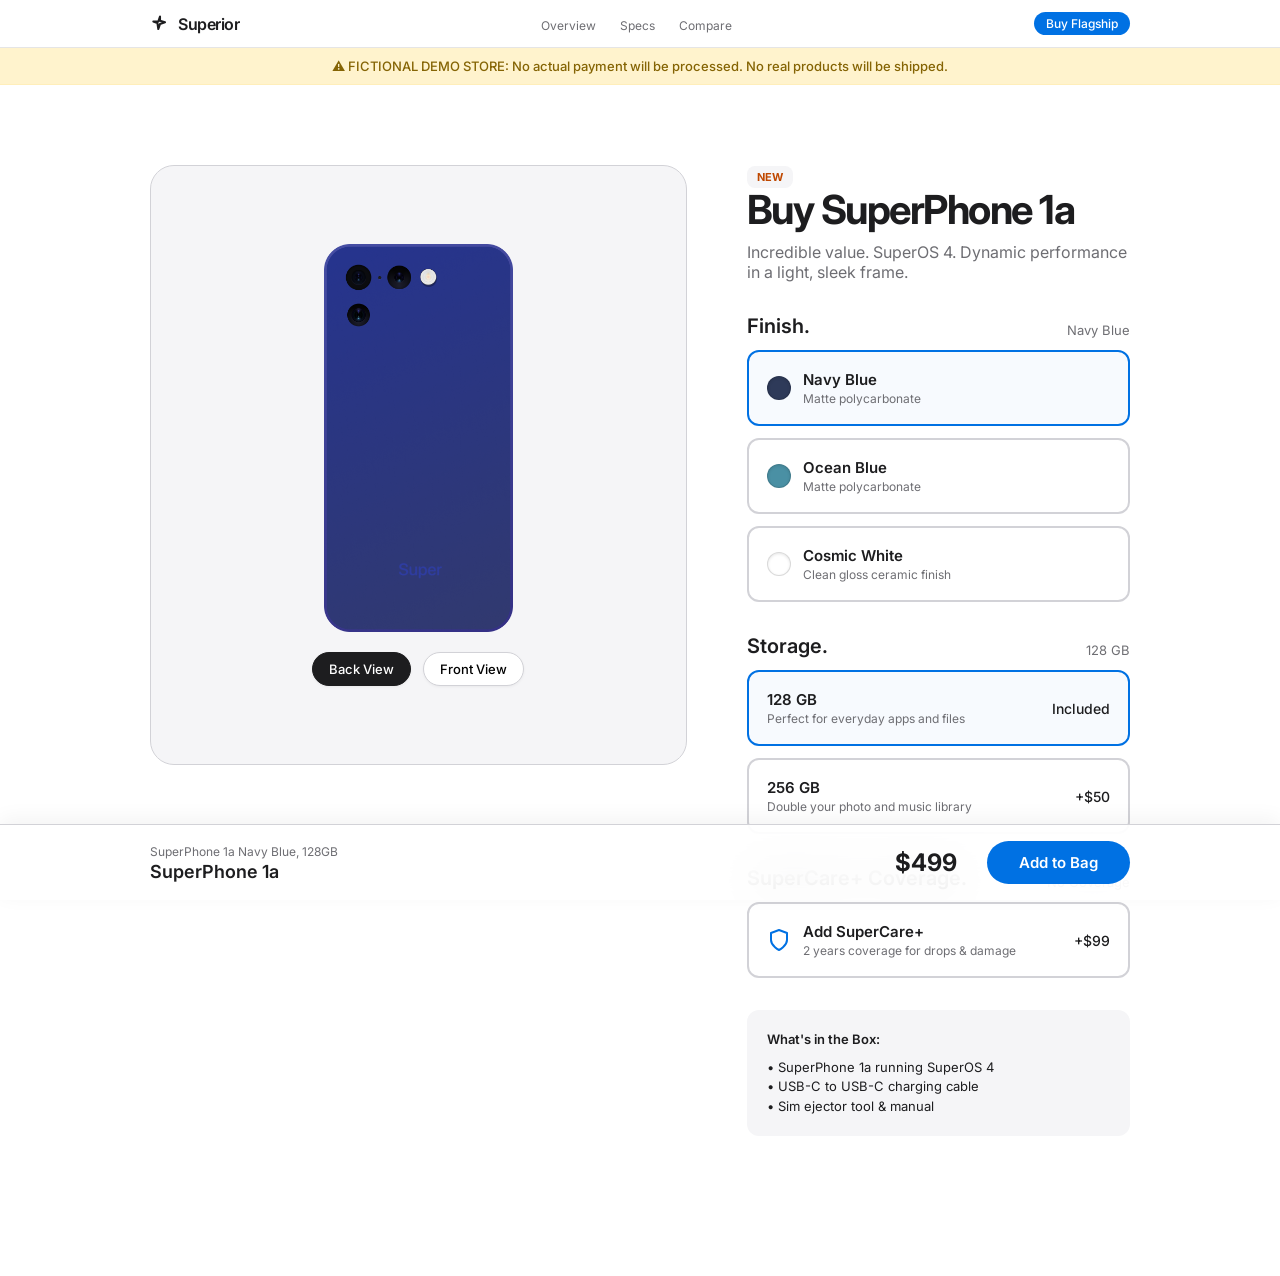
<file: buy-budget.html>
<!DOCTYPE html>
<html lang="en">
<head>
    <meta charset="UTF-8">
    <meta name="viewport" content="width=device-width, initial-scale=1.0">
    <title>Buy SuperPhone 1a - Superior</title>
    <meta name="description" content="Configure and purchase your SuperPhone 1a. Choose from vibrant colors, check storage options, and add SuperCare+ protection.">
    <link rel="stylesheet" href="styles.css">
</head>
<body class="light-theme">

    <!-- Sticky Navigation -->
    <header class="nav-container">
        <nav class="nav-content">
            <a href="index.html" class="nav-logo">
                <svg width="20" height="20" viewBox="0 0 24 24" fill="none" stroke="currentColor" stroke-width="2.5" stroke-linecap="round" stroke-linejoin="round"><path d="m12 3-1.912 5.886L4 9l4.912 1.914L10 18l2-6 6-2-6-1.914Z"/></svg>
                Superior
            </a>
            <ul class="nav-links">
                <li><a href="index.html">Overview</a></li>
                <li><a href="index.html#spec-showcase">Specs</a></li>
                <li><a href="index.html#compare">Compare</a></li>
            </ul>
            <a href="buy-flagship.html" class="nav-buy-btn">Buy Flagship</a>
        </nav>
    </header>

    <!-- Fictional Store Disclaimer -->
    <div style="background: #fff3cd; color: #856404; text-align: center; padding: 10px 20px; font-size: 13px; font-weight: 500; border-bottom: 1px solid #ffeeba; margin-top: 48px;">
        ⚠️ FICTIONAL DEMO STORE: No actual payment will be processed. No real products will be shipped.
    </div>

    <!-- Buy Configuration Main Content -->
    <main class="buy-container">
        
        <!-- Left: Sticky Gallery -->
        <section class="buy-gallery-sticky">
            <div class="buy-gallery-image-wrapper">
                <img id="product-gallery-img" class="buy-gallery-image" src="assets/SuperPhone 1a Navy Blue.png" alt="SuperPhone 1a Navy Blue Back View">
            </div>
            
            <div class="buy-gallery-controls">
                <button class="gallery-toggle-btn active" id="btn-view-back" onclick="changeView('back')">Back View</button>
                <button class="gallery-toggle-btn" id="btn-view-front" onclick="changeView('front')">Front View</button>
            </div>
        </section>

        <!-- Right: Configurator controls -->
        <section class="buy-config-panel">
            <div class="buy-header">
                <span class="buy-badge-new">New</span>
                <h1>Buy SuperPhone 1a</h1>
                <p>Incredible value. SuperOS 4. Dynamic performance in a light, sleek frame.</p>
            </div>

            <!-- Finish Selection -->
            <div>
                <h3 class="config-section-title">
                    <span>Finish.</span>
                    <span class="config-title-aside" id="selected-color-label">Navy Blue</span>
                </h3>
                <div class="config-options-grid">
                    <div class="config-card active" onclick="selectColor(this, 'Navy Blue', 'Navy Blue')">
                        <div class="config-card-left">
                            <span class="config-color-dot" style="background: #2e3a59;"></span>
                            <div>
                                <div class="config-card-title">Navy Blue</div>
                                <div class="config-card-desc">Matte polycarbonate</div>
                            </div>
                        </div>
                    </div>
                    <div class="config-card" onclick="selectColor(this, 'Ocean Blue', 'Ocean Blue')">
                        <div class="config-card-left">
                            <span class="config-color-dot" style="background: #4a90a4;"></span>
                            <div>
                                <div class="config-card-title">Ocean Blue</div>
                                <div class="config-card-desc">Matte polycarbonate</div>
                            </div>
                        </div>
                    </div>
                    <div class="config-card" onclick="selectColor(this, 'White', 'Cosmic White')">
                        <div class="config-card-left">
                            <span class="config-color-dot" style="background: #ffffff;"></span>
                            <div>
                                <div class="config-card-title">Cosmic White</div>
                                <div class="config-card-desc">Clean gloss ceramic finish</div>
                            </div>
                        </div>
                    </div>
                </div>
            </div>

            <!-- Storage Selection -->
            <div>
                <h3 class="config-section-title">
                    <span>Storage.</span>
                    <span class="config-title-aside" id="selected-storage-label">128 GB</span>
                </h3>
                <div class="config-options-grid">
                    <div class="config-card active" onclick="selectStorage(this, '128GB', 0)">
                        <div>
                            <div class="config-card-title">128 GB</div>
                            <div class="config-card-desc">Perfect for everyday apps and files</div>
                        </div>
                        <div class="config-card-price">Included</div>
                    </div>
                    <div class="config-card" onclick="selectStorage(this, '256GB', 50)">
                        <div>
                            <div class="config-card-title">256 GB</div>
                            <div class="config-card-desc">Double your photo and music library</div>
                        </div>
                        <div class="config-card-price">+$50</div>
                    </div>
                </div>
            </div>

            <!-- SuperCare+ Selection -->
            <div>
                <h3 class="config-section-title">
                    <span>SuperCare+ Coverage.</span>
                    <span class="config-title-aside" id="care-status-label">No Coverage</span>
                </h3>
                <div class="config-options-grid">
                    <div class="config-card" id="care-card" onclick="toggleCare(99)">
                        <div class="config-card-left">
                            <svg width="24" height="24" viewBox="0 0 24 24" fill="none" stroke="var(--apple-blue)" stroke-width="2" stroke-linecap="round" stroke-linejoin="round"><path d="M12 22s8-4 8-10V5l-8-3-8 3v7c0 6 8 10 8 10z"/></svg>
                            <div>
                                <div class="config-card-title">Add SuperCare+</div>
                                <div class="config-card-desc">2 years coverage for drops & damage</div>
                            </div>
                        </div>
                        <div class="config-card-price">+$99</div>
                    </div>
                </div>
            </div>
            
            <!-- Quick Spec Highlights -->
            <div style="background: var(--bg-light-card); border-radius: 12px; padding: 20px; font-size: 13px; line-height: 1.5;">
                <h4 style="margin-bottom: 8px; font-weight: 600;">What's in the Box:</h4>
                <p>• SuperPhone 1a running SuperOS 4</p>
                <p>• USB-C to USB-C charging cable</p>
                <p>• Sim ejector tool & manual</p>
            </div>
        </section>

    </main>

    <!-- Bottom Checkout bar -->
    <div class="buy-checkout-bar">
        <div class="buy-checkout-content">
            <div>
                <div class="buy-summary-text" id="checkout-summary-line">SuperPhone 1a Navy Blue, 128GB</div>
                <div class="buy-summary-model">SuperPhone 1a</div>
            </div>
            <div style="display: flex; align-items: center; gap: 30px;">
                <div class="buy-summary-price" id="checkout-price-display">$499</div>
                <button class="btn-checkout-confirm" onclick="triggerCheckoutModal()">Add to Bag</button>
            </div>
        </div>
    </div>

    <!-- Scripting -->
    <script>
        // State variables
        let colorKey = "Navy Blue"; // Navy Blue, Ocean Blue, White
        let colorLabel = "Navy Blue";
        let storageSize = "128GB";
        let viewSide = "back"; // back, front
        let storageExtraPrice = 0;
        let carePrice = 0;
        const basePrice = 499;

        // Image mapping
        const images = {
            "Navy Blue": {
                "back": "assets/SuperPhone 1a Navy Blue.png",
                "front": "assets/SuperPhone 1a Navy Blue Front.png"
            },
            "Ocean Blue": {
                "back": "assets/SuperPhone 1a Ocean Blue.png",
                "front": "assets/SuperPhone 1a Ocean Blue Front.png"
            },
            "White": {
                "back": "assets/SuperPhone 1a White.png",
                "front": "assets/SuperPhone 1a White Front.png"
            }
        };

        function selectColor(element, color, label) {
            // Update active states
            const cards = element.parentElement.querySelectorAll('.config-card');
            cards.forEach(c => c.classList.remove('active'));
            element.classList.add('active');

            colorKey = color;
            colorLabel = label;
            document.getElementById('selected-color-label').innerText = label;

            updateImageDisplay();
            updateCheckoutInfo();
        }

        function selectStorage(element, size, extraPrice) {
            const cards = element.parentElement.querySelectorAll('.config-card');
            cards.forEach(c => c.classList.remove('active'));
            element.classList.add('active');

            storageSize = size;
            storageExtraPrice = extraPrice;
            document.getElementById('selected-storage-label').innerText = size.replace("GB", " GB");

            updateCheckoutInfo();
        }

        function toggleCare(price) {
            const card = document.getElementById('care-card');
            const label = document.getElementById('care-status-label');

            if(carePrice === 0) {
                carePrice = price;
                card.classList.add('active');
                label.innerText = "SuperCare+ Added";
            } else {
                carePrice = 0;
                card.classList.remove('active');
                label.innerText = "No Coverage";
            }

            updateCheckoutInfo();
        }

        function changeView(side) {
            viewSide = side;
            
            document.getElementById('btn-view-back').classList.remove('active');
            document.getElementById('btn-view-front').classList.remove('active');
            
            if(side === 'back') {
                document.getElementById('btn-view-back').classList.add('active');
            } else {
                document.getElementById('btn-view-front').classList.add('active');
            }

            updateImageDisplay();
        }

        function updateImageDisplay() {
            const imgEl = document.getElementById('product-gallery-img');
            // Fade out
            imgEl.style.opacity = 0;
            imgEl.style.transform = "scale(0.95)";
            
            setTimeout(() => {
                imgEl.src = images[colorKey][viewSide];
                imgEl.alt = `SuperPhone 1a ${colorLabel} ${viewSide === 'back' ? 'Back' : 'Front'} View`;
                // Fade in
                imgEl.style.opacity = 1;
                imgEl.style.transform = "scale(1)";
            }, 180);
        }

        function updateCheckoutInfo() {
            const totalPrice = basePrice + storageExtraPrice + carePrice;
            document.getElementById('checkout-price-display').innerText = `$${totalPrice}`;
            
            let summary = `SuperPhone 1a ${colorLabel}, ${storageSize}`;
            if(carePrice > 0) {
                summary += " + SuperCare+";
            }
            document.getElementById('checkout-summary-line').innerText = summary;
        }

        function triggerCheckoutModal() {
            const totalPrice = basePrice + storageExtraPrice + carePrice;
            let summary = `SuperPhone 1a ${colorLabel}, ${storageSize}`;
            if(carePrice > 0) {
                summary += " with SuperCare+ Protection";
            }
            
            alert(`🎉 Simulated Order Successful!\n\nConfigured Item: ${summary}\nTotal Price: $${totalPrice}\n\nThank you for checking out the Superior demo experience!`);
            window.location.href = "index.html";
        }
    </script>
</body>
</html>
</file>
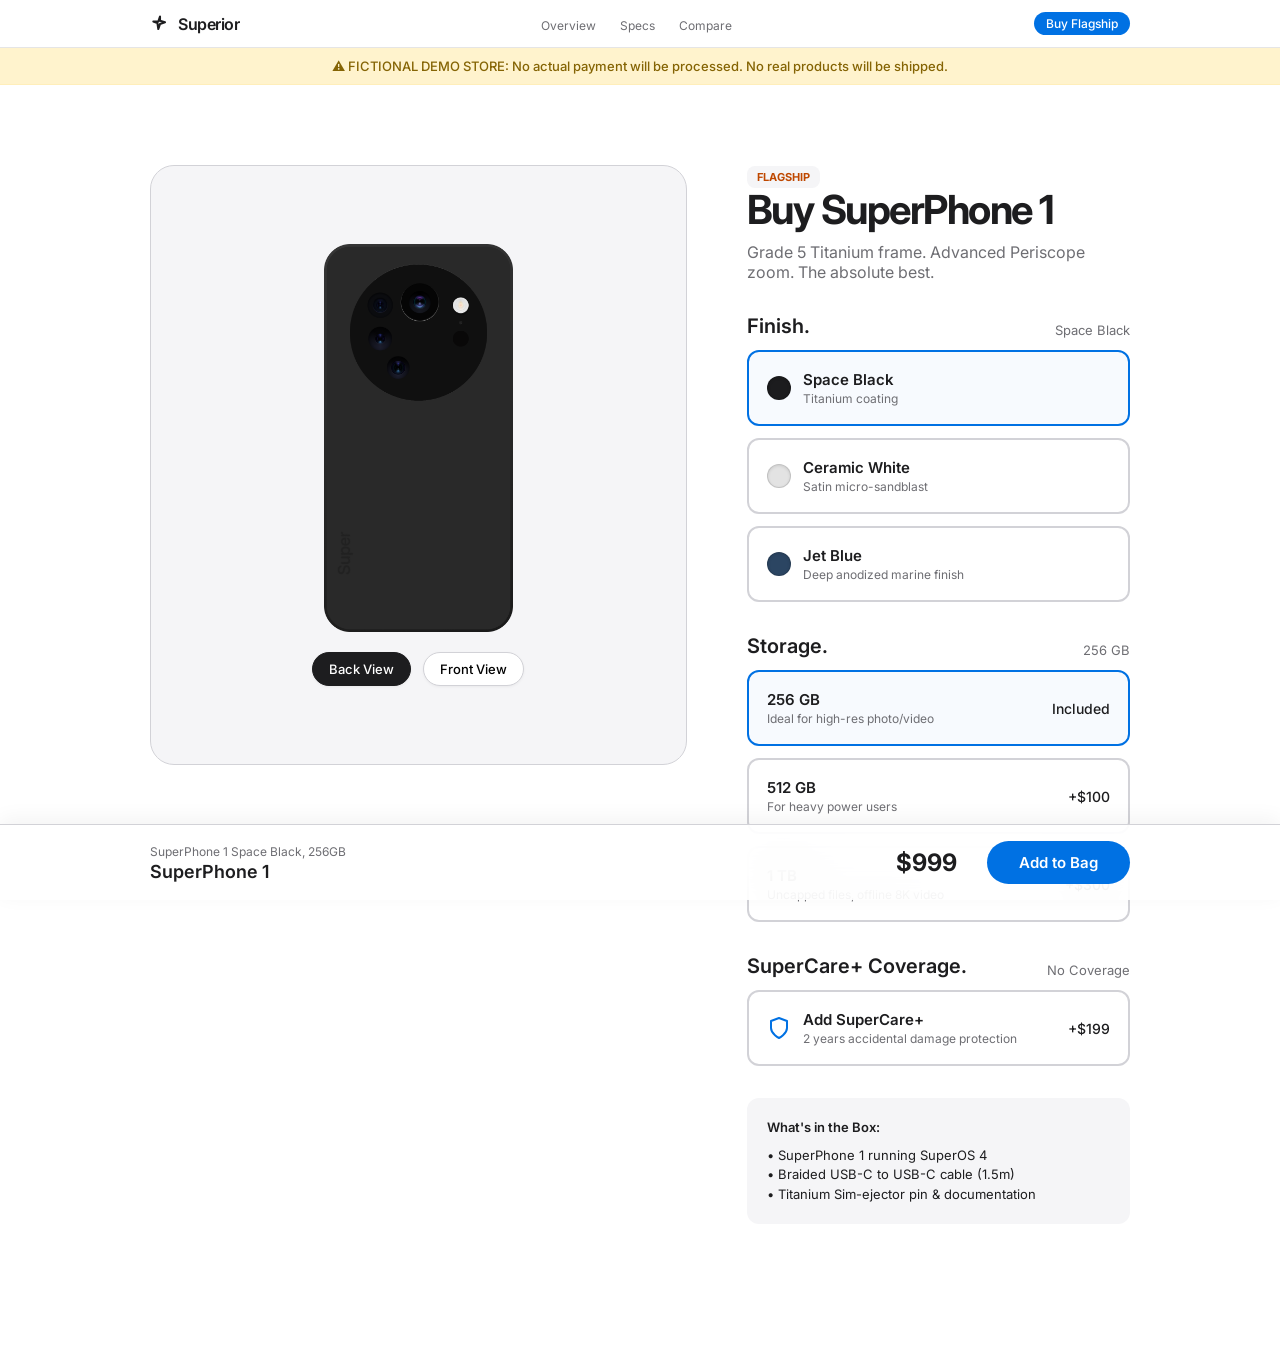
<file: buy-flagship.html>
<!DOCTYPE html>
<html lang="en">
<head>
    <meta charset="UTF-8">
    <meta name="viewport" content="width=device-width, initial-scale=1.0">
    <title>Buy SuperPhone 1 - Superior</title>
    <meta name="description" content="Configure and purchase your SuperPhone 1. Choose from premium Titanium colors, high storage capacities, and add SuperCare+ protection.">
    <link rel="stylesheet" href="styles.css">
</head>
<body class="light-theme">

    <!-- Sticky Navigation -->
    <header class="nav-container">
        <nav class="nav-content">
            <a href="index.html" class="nav-logo">
                <svg width="20" height="20" viewBox="0 0 24 24" fill="none" stroke="currentColor" stroke-width="2.5" stroke-linecap="round" stroke-linejoin="round"><path d="m12 3-1.912 5.886L4 9l4.912 1.914L10 18l2-6 6-2-6-1.914Z"/></svg>
                Superior
            </a>
            <ul class="nav-links">
                <li><a href="index.html">Overview</a></li>
                <li><a href="index.html#spec-showcase">Specs</a></li>
                <li><a href="index.html#compare">Compare</a></li>
            </ul>
            <a href="buy-flagship.html" class="nav-buy-btn">Buy Flagship</a>
        </nav>
    </header>

    <!-- Fictional Store Disclaimer -->
    <div style="background: #fff3cd; color: #856404; text-align: center; padding: 10px 20px; font-size: 13px; font-weight: 500; border-bottom: 1px solid #ffeeba; margin-top: 48px;">
        ⚠️ FICTIONAL DEMO STORE: No actual payment will be processed. No real products will be shipped.
    </div>

    <!-- Buy Configuration Main Content -->
    <main class="buy-container">
        
        <!-- Left: Sticky Gallery -->
        <section class="buy-gallery-sticky">
            <div class="buy-gallery-image-wrapper">
                <img id="product-gallery-img" class="buy-gallery-image" src="assets/SuperPhone 1 Black.png" alt="SuperPhone 1 Black Back View">
            </div>
            
            <div class="buy-gallery-controls">
                <button class="gallery-toggle-btn active" id="btn-view-back" onclick="changeView('back')">Back View</button>
                <button class="gallery-toggle-btn" id="btn-view-front" onclick="changeView('front')">Front View</button>
            </div>
        </section>

        <!-- Right: Configurator controls -->
        <section class="buy-config-panel">
            <div class="buy-header">
                <span class="buy-badge-new">Flagship</span>
                <h1>Buy SuperPhone 1</h1>
                <p>Grade 5 Titanium frame. Advanced Periscope zoom. The absolute best.</p>
            </div>

            <!-- Finish Selection -->
            <div>
                <h3 class="config-section-title">
                    <span>Finish.</span>
                    <span class="config-title-aside" id="selected-color-label">Space Black</span>
                </h3>
                <div class="config-options-grid">
                    <div class="config-card active" onclick="selectColor(this, 'Black', 'Space Black')">
                        <div class="config-card-left">
                            <span class="config-color-dot" style="background: #1c1c1e;"></span>
                            <div>
                                <div class="config-card-title">Space Black</div>
                                <div class="config-card-desc">Titanium coating</div>
                            </div>
                        </div>
                    </div>
                    <div class="config-card" onclick="selectColor(this, 'White', 'Ceramic White')">
                        <div class="config-card-left">
                            <span class="config-color-dot" style="background: #e3e3e3;"></span>
                            <div>
                                <div class="config-card-title">Ceramic White</div>
                                <div class="config-card-desc">Satin micro-sandblast</div>
                            </div>
                        </div>
                    </div>
                    <div class="config-card" onclick="selectColor(this, 'Jet Blue', 'Jet Blue')">
                        <div class="config-card-left">
                            <span class="config-color-dot" style="background: #2b4562;"></span>
                            <div>
                                <div class="config-card-title">Jet Blue</div>
                                <div class="config-card-desc">Deep anodized marine finish</div>
                            </div>
                        </div>
                    </div>
                </div>
            </div>

            <!-- Storage Selection -->
            <div>
                <h3 class="config-section-title">
                    <span>Storage.</span>
                    <span class="config-title-aside" id="selected-storage-label">256 GB</span>
                </h3>
                <div class="config-options-grid">
                    <div class="config-card active" onclick="selectStorage(this, '256GB', 0)">
                        <div>
                            <div class="config-card-title">256 GB</div>
                            <div class="config-card-desc">Ideal for high-res photo/video</div>
                        </div>
                        <div class="config-card-price">Included</div>
                    </div>
                    <div class="config-card" onclick="selectStorage(this, '512GB', 100)">
                        <div>
                            <div class="config-card-title">512 GB</div>
                            <div class="config-card-desc">For heavy power users</div>
                        </div>
                        <div class="config-card-price">+$100</div>
                    </div>
                    <div class="config-card" onclick="selectStorage(this, '1TB', 300)">
                        <div>
                            <div class="config-card-title">1 TB</div>
                            <div class="config-card-desc">Uncapped files, offline 8K video</div>
                        </div>
                        <div class="config-card-price">+$300</div>
                    </div>
                </div>
            </div>

            <!-- SuperCare+ Selection -->
            <div>
                <h3 class="config-section-title">
                    <span>SuperCare+ Coverage.</span>
                    <span class="config-title-aside" id="care-status-label">No Coverage</span>
                </h3>
                <div class="config-options-grid">
                    <div class="config-card" id="care-card" onclick="toggleCare(199)">
                        <div class="config-card-left">
                            <svg width="24" height="24" viewBox="0 0 24 24" fill="none" stroke="var(--apple-blue)" stroke-width="2" stroke-linecap="round" stroke-linejoin="round"><path d="M12 22s8-4 8-10V5l-8-3-8 3v7c0 6 8 10 8 10z"/></svg>
                            <div>
                                <div class="config-card-title">Add SuperCare+</div>
                                <div class="config-card-desc">2 years accidental damage protection</div>
                            </div>
                        </div>
                        <div class="config-card-price">+$199</div>
                    </div>
                </div>
            </div>
            
            <!-- Quick Spec Highlights -->
            <div style="background: var(--bg-light-card); border-radius: 12px; padding: 20px; font-size: 13px; line-height: 1.5;">
                <h4 style="margin-bottom: 8px; font-weight: 600;">What's in the Box:</h4>
                <p>• SuperPhone 1 running SuperOS 4</p>
                <p>• Braided USB-C to USB-C cable (1.5m)</p>
                <p>• Titanium Sim-ejector pin & documentation</p>
            </div>
        </section>

    </main>

    <!-- Bottom Checkout bar -->
    <div class="buy-checkout-bar">
        <div class="buy-checkout-content">
            <div>
                <div class="buy-summary-text" id="checkout-summary-line">SuperPhone 1 Space Black, 256GB</div>
                <div class="buy-summary-model">SuperPhone 1</div>
            </div>
            <div style="display: flex; align-items: center; gap: 30px;">
                <div class="buy-summary-price" id="checkout-price-display">$999</div>
                <button class="btn-checkout-confirm" onclick="triggerCheckoutModal()">Add to Bag</button>
            </div>
        </div>
    </div>

    <!-- Scripting -->
    <script>
        // State variables
        let colorKey = "Black"; // Black, White, Jet Blue
        let colorLabel = "Space Black";
        let storageSize = "256GB";
        let viewSide = "back"; // back, front
        let storageExtraPrice = 0;
        let carePrice = 0;
        const basePrice = 999;

        // Image mapping
        const images = {
            "Black": {
                "back": "assets/SuperPhone 1 Black.png",
                "front": "assets/SuperPhone 1 Black Front.png"
            },
            "White": {
                "back": "assets/SuperPhone 1 White.png",
                "front": "assets/SuperPhone 1 White Front.png"
            },
            "Jet Blue": {
                "back": "assets/SuperPhone 1 Jet Blue.png",
                "front": "assets/SuperPhone 1 Jet Blue Front.png"
            }
        };

        function selectColor(element, color, label) {
            // Update active states
            const cards = element.parentElement.querySelectorAll('.config-card');
            cards.forEach(c => c.classList.remove('active'));
            element.classList.add('active');

            colorKey = color;
            colorLabel = label;
            document.getElementById('selected-color-label').innerText = label;

            updateImageDisplay();
            updateCheckoutInfo();
        }

        function selectStorage(element, size, extraPrice) {
            const cards = element.parentElement.querySelectorAll('.config-card');
            cards.forEach(c => c.classList.remove('active'));
            element.classList.add('active');

            storageSize = size;
            storageExtraPrice = extraPrice;
            document.getElementById('selected-storage-label').innerText = size.replace("GB", " GB").replace("TB", " TB");

            updateCheckoutInfo();
        }

        function toggleCare(price) {
            const card = document.getElementById('care-card');
            const label = document.getElementById('care-status-label');

            if(carePrice === 0) {
                carePrice = price;
                card.classList.add('active');
                label.innerText = "SuperCare+ Added";
            } else {
                carePrice = 0;
                card.classList.remove('active');
                label.innerText = "No Coverage";
            }

            updateCheckoutInfo();
        }

        function changeView(side) {
            viewSide = side;
            
            document.getElementById('btn-view-back').classList.remove('active');
            document.getElementById('btn-view-front').classList.remove('active');
            
            if(side === 'back') {
                document.getElementById('btn-view-back').classList.add('active');
            } else {
                document.getElementById('btn-view-front').classList.add('active');
            }

            updateImageDisplay();
        }

        function updateImageDisplay() {
            const imgEl = document.getElementById('product-gallery-img');
            // Fade out
            imgEl.style.opacity = 0;
            imgEl.style.transform = "scale(0.95)";
            
            setTimeout(() => {
                imgEl.src = images[colorKey][viewSide];
                imgEl.alt = `SuperPhone 1 ${colorLabel} ${viewSide === 'back' ? 'Back' : 'Front'} View`;
                // Fade in
                imgEl.style.opacity = 1;
                imgEl.style.transform = "scale(1)";
            }, 180);
        }

        function updateCheckoutInfo() {
            const totalPrice = basePrice + storageExtraPrice + carePrice;
            document.getElementById('checkout-price-display').innerText = `$${totalPrice}`;
            
            let summary = `SuperPhone 1 ${colorLabel}, ${storageSize}`;
            if(carePrice > 0) {
                summary += " + SuperCare+";
            }
            document.getElementById('checkout-summary-line').innerText = summary;
        }

        function triggerCheckoutModal() {
            const totalPrice = basePrice + storageExtraPrice + carePrice;
            let summary = `SuperPhone 1 ${colorLabel}, ${storageSize}`;
            if(carePrice > 0) {
                summary += " with SuperCare+ Protection";
            }
            
            alert(`🎉 Simulated Order Successful!\n\nConfigured Item: ${summary}\nTotal Price: $${totalPrice}\n\nThank you for checking out the Superior demo experience!`);
            window.location.href = "index.html";
        }
    </script>
</body>
</html>
</file>
<file: styles.css>
/* Superior Phone Design System - styles.css */
@import url('https://fonts.googleapis.com/css2?family=Inter:wght@300;400;500;600;700&display=swap');

:root {
    --apple-blue: #0071e3;
    --apple-blue-hover: #0077ed;
    --bg-dark: #000000;
    --bg-dark-card: #121212;
    --bg-dark-card-hover: #1c1c1e;
    --text-dark-primary: #f5f5f7;
    --text-dark-secondary: #86868b;
    
    --bg-light: #ffffff;
    --bg-light-card: #f5f5f7;
    --bg-light-card-hover: #e8e8ed;
    --text-light-primary: #1d1d1f;
    --text-light-secondary: #6e6e73;
    
    --border-light: #d2d2d7;
    --border-dark: #333333;
    
    --transition-smooth: all 0.5s cubic-bezier(0.25, 1, 0.5, 1);
    --transition-bounce: all 0.6s cubic-bezier(0.34, 1.56, 0.64, 1);
}

/* Global Reset & Base */
* {
    margin: 0;
    padding: 0;
    box-sizing: border-box;
    font-family: 'Inter', -apple-system, BlinkMacSystemFont, sans-serif;
    -webkit-font-smoothing: antialiased;
}

body {
    background-color: var(--bg-dark);
    color: var(--text-dark-primary);
    overflow-x: hidden;
}

body.light-theme {
    background-color: var(--bg-light);
    color: var(--text-light-primary);
}

/* Scrollbar styling */
::-webkit-scrollbar {
    width: 8px;
}
::-webkit-scrollbar-track {
    background: #000;
}
body.light-theme ::-webkit-scrollbar-track {
    background: #f5f5f7;
}
::-webkit-scrollbar-thumb {
    background: #333;
    border-radius: 4px;
}
body.light-theme ::-webkit-scrollbar-thumb {
    background: #ccc;
}
::-webkit-scrollbar-thumb:hover {
    background: #555;
}

/* Navigation Bar */
.nav-container {
    position: fixed;
    top: 0;
    left: 0;
    width: 100%;
    height: 48px;
    background: rgba(0, 0, 0, 0.7);
    backdrop-filter: blur(20px);
    -webkit-backdrop-filter: blur(20px);
    border-bottom: 1px solid rgba(255, 255, 255, 0.1);
    z-index: 9999;
    display: flex;
    justify-content: center;
    align-items: center;
    transition: var(--transition-smooth);
}

body.light-theme .nav-container {
    background: rgba(255, 255, 255, 0.8);
    border-bottom: 1px solid rgba(0, 0, 0, 0.1);
}

.nav-content {
    width: 100%;
    max-width: 1024px;
    padding: 0 22px;
    display: flex;
    justify-content: space-between;
    align-items: center;
}

.nav-logo {
    font-weight: 600;
    font-size: 16px;
    letter-spacing: -0.5px;
    text-decoration: none;
    color: var(--text-dark-primary);
    display: flex;
    align-items: center;
    gap: 8px;
}

body.light-theme .nav-logo {
    color: var(--text-light-primary);
}

.nav-links {
    display: flex;
    gap: 24px;
    list-style: none;
}

.nav-links a {
    text-decoration: none;
    font-size: 12px;
    font-weight: 400;
    color: var(--text-dark-secondary);
    transition: color 0.3s ease;
}

.nav-links a:hover, .nav-links a.active {
    color: var(--text-dark-primary);
}

body.light-theme .nav-links a {
    color: var(--text-light-secondary);
}

body.light-theme .nav-links a:hover, body.light-theme .nav-links a.active {
    color: var(--text-light-primary);
}

.nav-buy-btn {
    background: var(--apple-blue);
    color: #fff;
    padding: 4px 12px;
    border-radius: 980px;
    font-size: 12px;
    font-weight: 500;
    text-decoration: none;
    transition: background 0.2s ease;
}

.nav-buy-btn:hover {
    background: var(--apple-blue-hover);
}

/* Animations */
.reveal-on-scroll {
    opacity: 0;
    transform: translateY(40px);
    transition: var(--transition-smooth);
}

.reveal-on-scroll.active {
    opacity: 1;
    transform: translateY(0);
}

/* Hero Section */
.hero {
    position: relative;
    width: 100%;
    min-height: 100vh;
    display: flex;
    flex-direction: column;
    justify-content: center;
    align-items: center;
    text-align: center;
    padding: 80px 20px 40px;
    background: radial-gradient(circle at center, #111 0%, #000 100%);
    overflow: hidden;
}

.hero-subtitle {
    font-size: 21px;
    font-weight: 500;
    color: var(--apple-blue);
    margin-bottom: 12px;
    letter-spacing: 0.5px;
    text-transform: uppercase;
    animation: fadeInUp 0.8s ease forwards;
}

.hero-title {
    font-size: clamp(40px, 8vw, 84px);
    font-weight: 700;
    letter-spacing: -2px;
    line-height: 1.05;
    background: linear-gradient(180deg, #fff 30%, #a1a1a6 100%);
    -webkit-background-clip: text;
    -webkit-text-fill-color: transparent;
    margin-bottom: 16px;
    animation: fadeInUp 1s ease 0.2s forwards;
    opacity: 0;
}

.hero-tagline {
    font-size: clamp(18px, 3vw, 24px);
    color: var(--text-dark-secondary);
    max-width: 600px;
    margin: 0 auto 30px;
    line-height: 1.4;
    animation: fadeInUp 1.2s ease 0.4s forwards;
    opacity: 0;
}

.hero-links {
    display: flex;
    gap: 20px;
    justify-content: center;
    margin-bottom: 50px;
    animation: fadeInUp 1.4s ease 0.6s forwards;
    opacity: 0;
}

.btn-primary {
    background: var(--apple-blue);
    color: white;
    padding: 12px 28px;
    border-radius: 980px;
    font-weight: 500;
    font-size: 16px;
    text-decoration: none;
    transition: var(--transition-smooth);
    border: none;
    cursor: pointer;
}

.btn-primary:hover {
    background: var(--apple-blue-hover);
    transform: scale(1.03);
}

.btn-link {
    color: var(--apple-blue);
    font-size: 16px;
    font-weight: 500;
    text-decoration: none;
    display: inline-flex;
    align-items: center;
    gap: 4px;
    transition: var(--transition-smooth);
}

.btn-link::after {
    content: "→";
    transition: transform 0.2s ease;
}

.btn-link:hover::after {
    transform: translateX(4px);
}

/* Hero Devices Visuals */
.hero-devices {
    position: relative;
    width: 100%;
    max-width: 900px;
    height: 450px;
    margin-top: 20px;
    display: flex;
    justify-content: center;
    align-items: flex-end;
    perspective: 1000px;
}

.hero-phone {
    position: absolute;
    bottom: 0;
    height: 90%;
    transition: var(--transition-smooth);
    filter: drop-shadow(0 20px 40px rgba(0,0,0,0.7));
}

.hero-phone.flagship {
    transform: translateX(-40px) rotateY(10deg);
    z-index: 2;
    animation: heroDeviceLeft 1.5s cubic-bezier(0.25, 1, 0.5, 1) forwards;
}

.hero-phone.budget {
    transform: translateX(60px) rotateY(-10deg) scale(0.95);
    z-index: 1;
    animation: heroDeviceRight 1.5s cubic-bezier(0.25, 1, 0.5, 1) forwards;
}

.hero-phone img {
    height: 100%;
    object-fit: contain;
}

@keyframes fadeInUp {
    from {
        opacity: 0;
        transform: translateY(20px);
    }
    to {
        opacity: 1;
        transform: translateY(0);
    }
}

@keyframes heroDeviceLeft {
    from {
        opacity: 0;
        transform: translateX(-150px) rotateY(25deg);
    }
    to {
        opacity: 1;
        transform: translateX(-50px) rotateY(10deg);
    }
}

@keyframes heroDeviceRight {
    from {
        opacity: 0;
        transform: translateX(150px) rotateY(-25deg) scale(0.95);
    }
    to {
        opacity: 1;
        transform: translateX(50px) rotateY(-10deg) scale(0.92);
    }
}

/* Feature Grid Section */
.section {
    padding: 100px 20px;
    max-width: 1100px;
    margin: 0 auto;
}

.section-header {
    text-align: center;
    margin-bottom: 60px;
}

.section-tag {
    font-size: 14px;
    color: var(--apple-blue);
    font-weight: 600;
    text-transform: uppercase;
    letter-spacing: 1px;
    margin-bottom: 10px;
}

.section-title {
    font-size: clamp(28px, 5vw, 48px);
    font-weight: 700;
    letter-spacing: -1px;
    margin-bottom: 15px;
}

.section-desc {
    color: var(--text-dark-secondary);
    font-size: 18px;
    max-width: 700px;
    margin: 0 auto;
    line-height: 1.5;
}

/* Model Toggle Section */
.model-tabs {
    display: inline-flex;
    background: #111;
    border: 1px solid var(--border-dark);
    padding: 4px;
    border-radius: 30px;
    margin-bottom: 40px;
}

.model-tab {
    padding: 8px 24px;
    border-radius: 20px;
    font-weight: 500;
    font-size: 14px;
    cursor: pointer;
    border: none;
    background: transparent;
    color: var(--text-dark-secondary);
    transition: var(--transition-smooth);
}

.model-tab.active {
    background: var(--apple-blue);
    color: white;
}

/* Product Card Containers */
.display-sim-container {
    background: var(--bg-dark-card);
    border: 1px solid var(--border-dark);
    border-radius: 32px;
    padding: 40px;
    margin: 40px auto;
    display: flex;
    flex-direction: column;
    align-items: center;
    gap: 30px;
    position: relative;
    overflow: hidden;
}



/* Comparison Matrix Table */
.compare-container {
    width: 100%;
    margin-top: 50px;
    border-collapse: collapse;
    text-align: left;
}

.compare-row {
    border-bottom: 1px solid var(--border-dark);
    display: grid;
    grid-template-columns: 1.2fr 1fr 1fr;
    padding: 24px 16px;
    align-items: center;
    transition: background-color 0.2s ease;
}

.compare-row:hover {
    background-color: rgba(255,255,255,0.02);
}

body.light-theme .compare-row {
    border-bottom: 1px solid var(--border-light);
}

body.light-theme .compare-row:hover {
    background-color: rgba(0,0,0,0.01);
}

.compare-row-header {
    border-bottom: 2px solid var(--border-dark);
    font-weight: 600;
    font-size: 16px;
    color: var(--text-dark-secondary);
    text-transform: uppercase;
    letter-spacing: 1px;
    padding: 30px 16px 12px;
}

body.light-theme .compare-row-header {
    border-bottom: 2px solid var(--border-light);
    color: var(--text-light-secondary);
}

.compare-col-title {
    font-weight: 600;
    font-size: 18px;
    color: var(--text-dark-primary);
}

body.light-theme .compare-col-title {
    color: var(--text-light-primary);
}

.compare-col-label {
    font-weight: 500;
    font-size: 16px;
    color: var(--text-dark-primary);
    display: flex;
    align-items: center;
    gap: 10px;
}

body.light-theme .compare-col-label {
    color: var(--text-light-primary);
}

.compare-col-flagship {
    color: white;
    font-weight: 500;
    font-size: 15px;
}

.compare-col-budget {
    color: #c5c5c9;
    font-size: 15px;
}

body.light-theme .compare-col-flagship {
    color: var(--text-light-primary);
}

body.light-theme .compare-col-budget {
    color: var(--text-light-secondary);
}

/* Compare section phone image header */
.compare-row-images {
    padding: 32px 16px 24px;
    align-items: center;
    border-bottom: 2px solid var(--border-dark);
}

body.light-theme .compare-row-images {
    border-bottom: 2px solid var(--border-light);
}

.compare-header-feature {
    font-weight: 600;
    font-size: 15px;
    color: var(--text-dark-secondary);
    text-transform: uppercase;
    letter-spacing: 1px;
}

body.light-theme .compare-header-feature {
    color: var(--text-light-secondary);
}

.compare-header-phone {
    display: flex;
    flex-direction: column;
    align-items: center;
    gap: 10px;
    text-align: center;
}

.compare-phone-img {
    width: 90px;
    height: auto;
    object-fit: contain;
    filter: drop-shadow(0 8px 20px rgba(0,0,0,0.5));
    transition: transform 0.3s cubic-bezier(0.25, 1, 0.5, 1);
}

.compare-phone-img:hover {
    transform: scale(1.06) translateY(-4px);
}

.compare-col-title {
    font-weight: 600;
    font-size: 18px;
    color: var(--text-dark-primary);
}

body.light-theme .compare-col-title {
    color: var(--text-light-primary);
}

.compare-col-subtitle {
    font-size: 12px;
    font-weight: 500;
    text-transform: uppercase;
    letter-spacing: 1px;
    color: var(--text-dark-secondary);
}

body.light-theme .compare-col-subtitle {
    color: var(--text-light-secondary);
}


.buy-container {
    max-width: 1024px;
    margin: 80px auto 140px;
    padding: 0 22px;
    display: grid;
    grid-template-columns: 1.4fr 1fr;
    gap: 60px;
}

@media(max-width: 768px) {
    .buy-container {
        grid-template-columns: 1fr;
        gap: 30px;
        margin-top: 60px;
    }
    
    .buy-gallery-sticky {
        position: static !important;
        height: auto !important;
    }
    
    .display-sim-container {
        padding: 20px;
    }
}

.buy-gallery-sticky {
    position: sticky;
    top: 80px;
    height: calc(80vh - 120px);
    display: flex;
    flex-direction: column;
    justify-content: center;
    align-items: center;
    background: var(--bg-light-card);
    border-radius: 24px;
    padding: 40px;
    border: 1px solid var(--border-light);
    overflow: hidden;
}

.buy-gallery-image-wrapper {
    width: 100%;
    height: 75%;
    display: flex;
    justify-content: center;
    align-items: center;
    position: relative;
}

.buy-gallery-image {
    max-width: 100%;
    max-height: 100%;
    object-fit: contain;
    transition: transform 0.4s cubic-bezier(0.25, 1, 0.5, 1), opacity 0.3s ease;
}

.buy-gallery-controls {
    display: flex;
    gap: 12px;
    margin-top: 20px;
}

.gallery-toggle-btn {
    background: white;
    border: 1px solid var(--border-light);
    padding: 8px 16px;
    border-radius: 20px;
    font-size: 13px;
    font-weight: 500;
    cursor: pointer;
    box-shadow: 0 1px 3px rgba(0,0,0,0.05);
    transition: var(--transition-smooth);
}

.gallery-toggle-btn.active {
    background: var(--text-light-primary);
    color: white;
    border-color: var(--text-light-primary);
}

/* Buy Form Config Controls */
.buy-config-panel {
    display: flex;
    flex-direction: column;
    gap: 32px;
}

.buy-badge-new {
    align-self: flex-start;
    background: #f5f5f7;
    color: #bf4800;
    padding: 4px 10px;
    border-radius: 8px;
    font-size: 11px;
    font-weight: 700;
    text-transform: uppercase;
}

.buy-header h1 {
    font-size: 40px;
    font-weight: 700;
    letter-spacing: -1.5px;
    margin-bottom: 8px;
}

.buy-header p {
    font-size: 16px;
    color: var(--text-light-secondary);
}

.config-section-title {
    font-size: 20px;
    font-weight: 600;
    margin-bottom: 12px;
    display: flex;
    justify-content: space-between;
    align-items: flex-end;
}

.config-title-aside {
    font-size: 13px;
    font-weight: 400;
    color: var(--text-light-secondary);
}

.config-options-grid {
    display: grid;
    grid-template-columns: 1fr;
    gap: 12px;
}

.config-card {
    border: 2px solid var(--border-light);
    border-radius: 12px;
    padding: 18px;
    cursor: pointer;
    background: #fff;
    display: flex;
    justify-content: space-between;
    align-items: center;
    transition: border-color 0.2s ease, background-color 0.2s ease;
}

.config-card:hover {
    border-color: var(--text-light-secondary);
}

.config-card.active {
    border-color: var(--apple-blue);
    background: rgba(0, 113, 227, 0.03);
}

.config-card-left {
    display: flex;
    align-items: center;
    gap: 12px;
}

.config-color-dot {
    width: 24px;
    height: 24px;
    border-radius: 50%;
    border: 1px solid rgba(0,0,0,0.15);
    box-shadow: inset 0 1px 3px rgba(0,0,0,0.1);
}

.config-card-title {
    font-weight: 600;
    font-size: 15px;
}

.config-card-desc {
    font-size: 12px;
    color: var(--text-light-secondary);
    margin-top: 2px;
}

.config-card-price {
    font-size: 14px;
    font-weight: 500;
}

/* Premium bottom checkout bar */
.buy-checkout-bar {
    position: fixed;
    bottom: 0;
    left: 0;
    width: 100%;
    background: rgba(255, 255, 255, 0.85);
    backdrop-filter: blur(25px);
    -webkit-backdrop-filter: blur(25px);
    border-top: 1px solid var(--border-light);
    padding: 16px 0;
    z-index: 999;
    box-shadow: 0 -5px 20px rgba(0,0,0,0.05);
}

.buy-checkout-content {
    max-width: 1024px;
    margin: 0 auto;
    padding: 0 22px;
    display: flex;
    justify-content: space-between;
    align-items: center;
}

.buy-summary-text {
    font-size: 12px;
    color: var(--text-light-secondary);
}

.buy-summary-model {
    font-size: 18px;
    font-weight: 600;
    color: var(--text-light-primary);
    margin-top: 2px;
}

.buy-summary-price {
    font-size: 24px;
    font-weight: 700;
    color: var(--text-light-primary);
}

.btn-checkout-confirm {
    background: var(--apple-blue);
    color: white;
    border: none;
    padding: 12px 32px;
    border-radius: 22px;
    font-size: 15px;
    font-weight: 600;
    cursor: pointer;
    transition: var(--transition-smooth);
}

.btn-checkout-confirm:hover {
    background: var(--apple-blue-hover);
    transform: scale(1.02);
}

/* General Layout Elements */
.footer {
    background-color: #111;
    color: var(--text-dark-secondary);
    padding: 60px 20px 40px;
    font-size: 12px;
    line-height: 1.6;
    border-top: 1px solid var(--border-dark);
}

body.light-theme .footer {
    background-color: #f5f5f7;
    color: var(--text-light-secondary);
    border-top: 1px solid var(--border-light);
}

.footer-content {
    max-width: 1024px;
    margin: 0 auto;
}

.footer-disclaimer {
    border-bottom: 1px solid var(--border-dark);
    padding-bottom: 20px;
    margin-bottom: 20px;
}

body.light-theme .footer-disclaimer {
    border-bottom: 1px solid var(--border-light);
}

.footer-links {
    display: flex;
    gap: 20px;
    flex-wrap: wrap;
    list-style: none;
    margin-top: 20px;
}

.footer-links a {
    color: var(--text-dark-secondary);
    text-decoration: none;
    transition: color 0.2s;
}

body.light-theme .footer-links a {
    color: var(--text-light-secondary);
}

.footer-links a:hover {
    color: white;
}

body.light-theme .footer-links a:hover {
    color: black;
}
</file>
